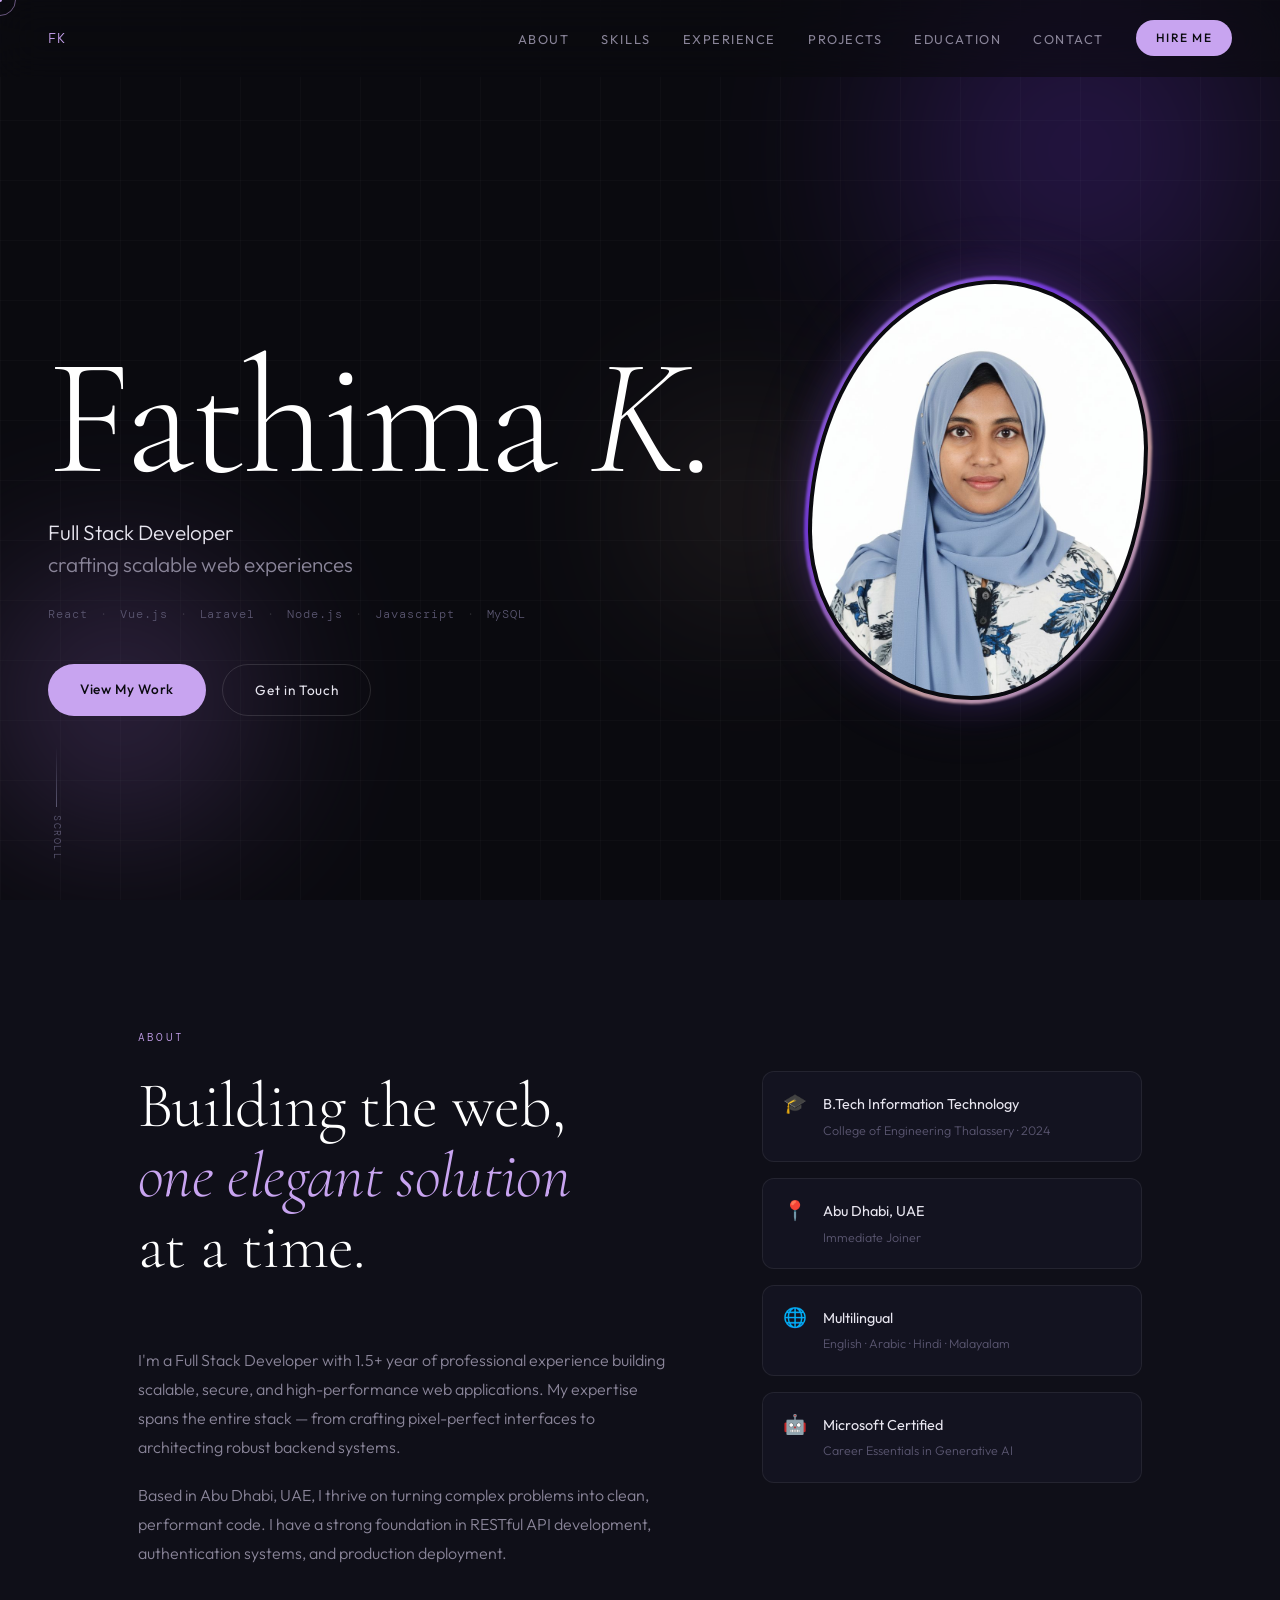
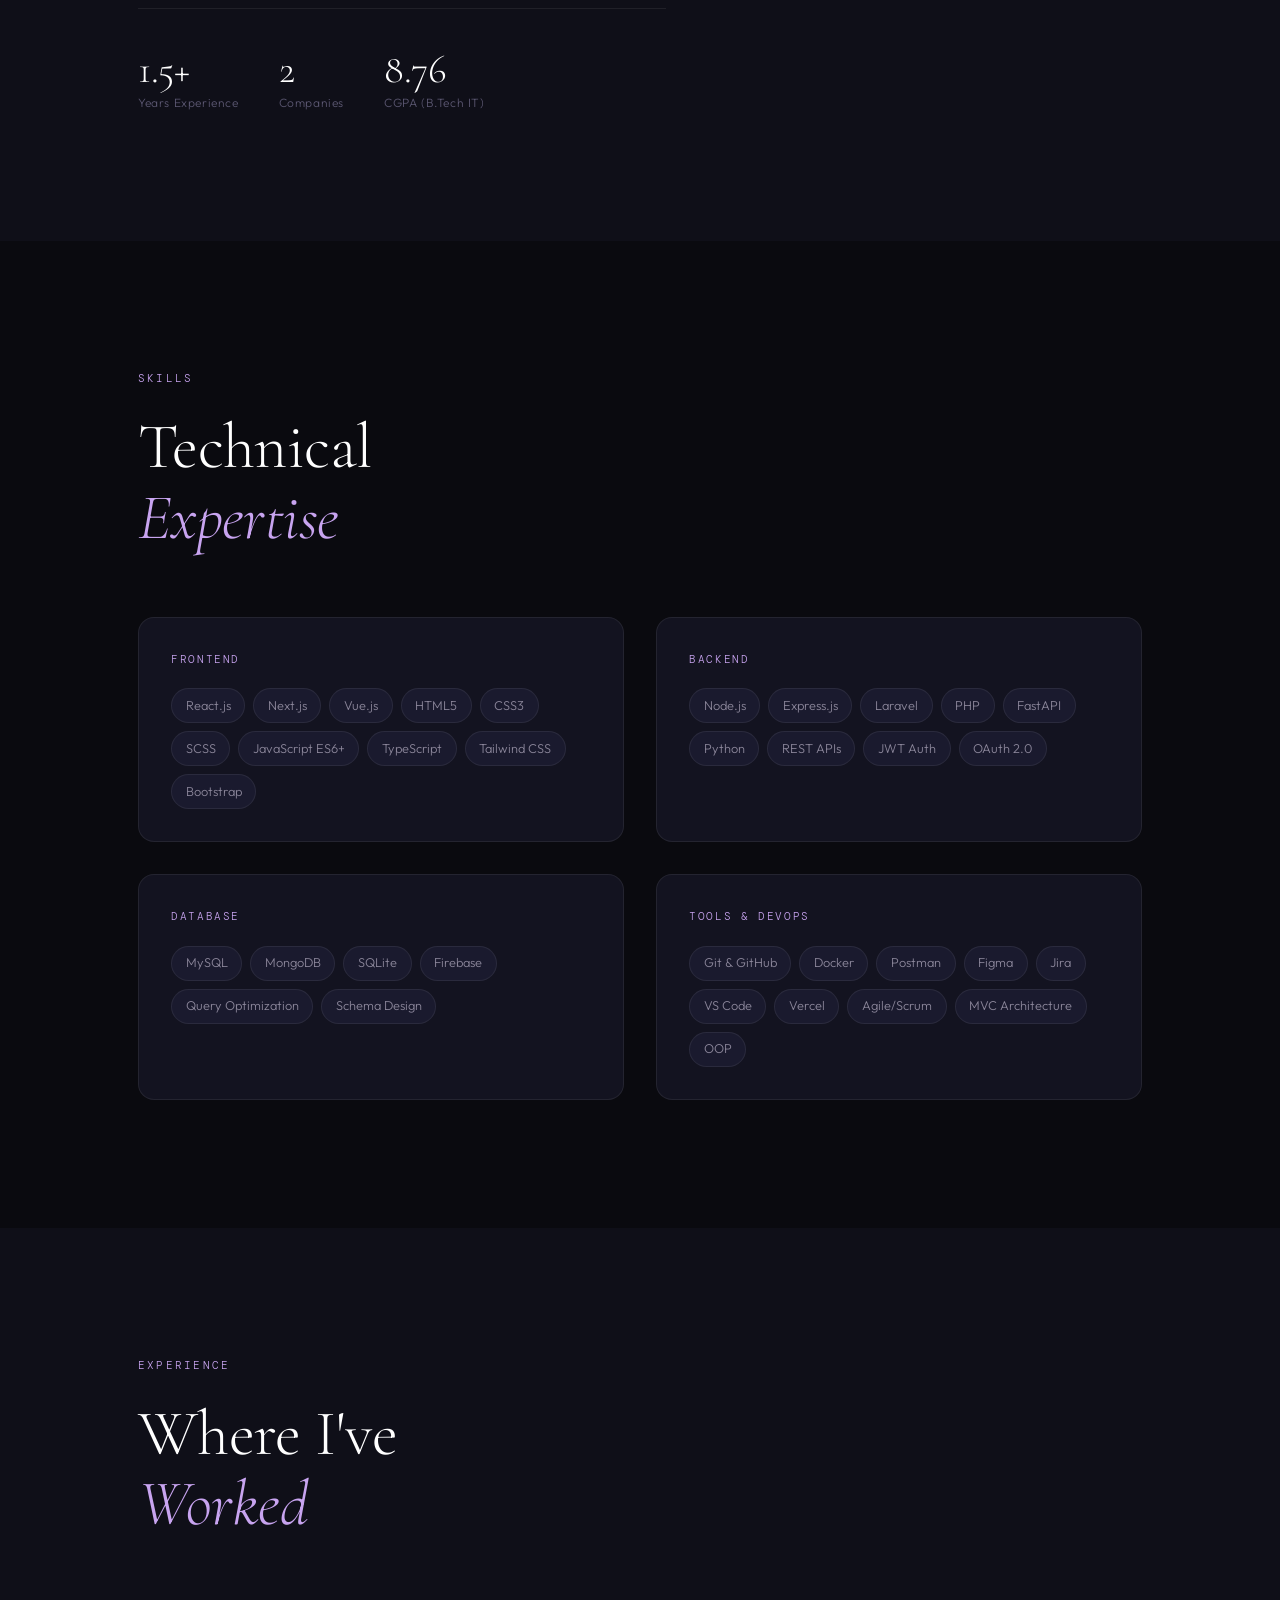
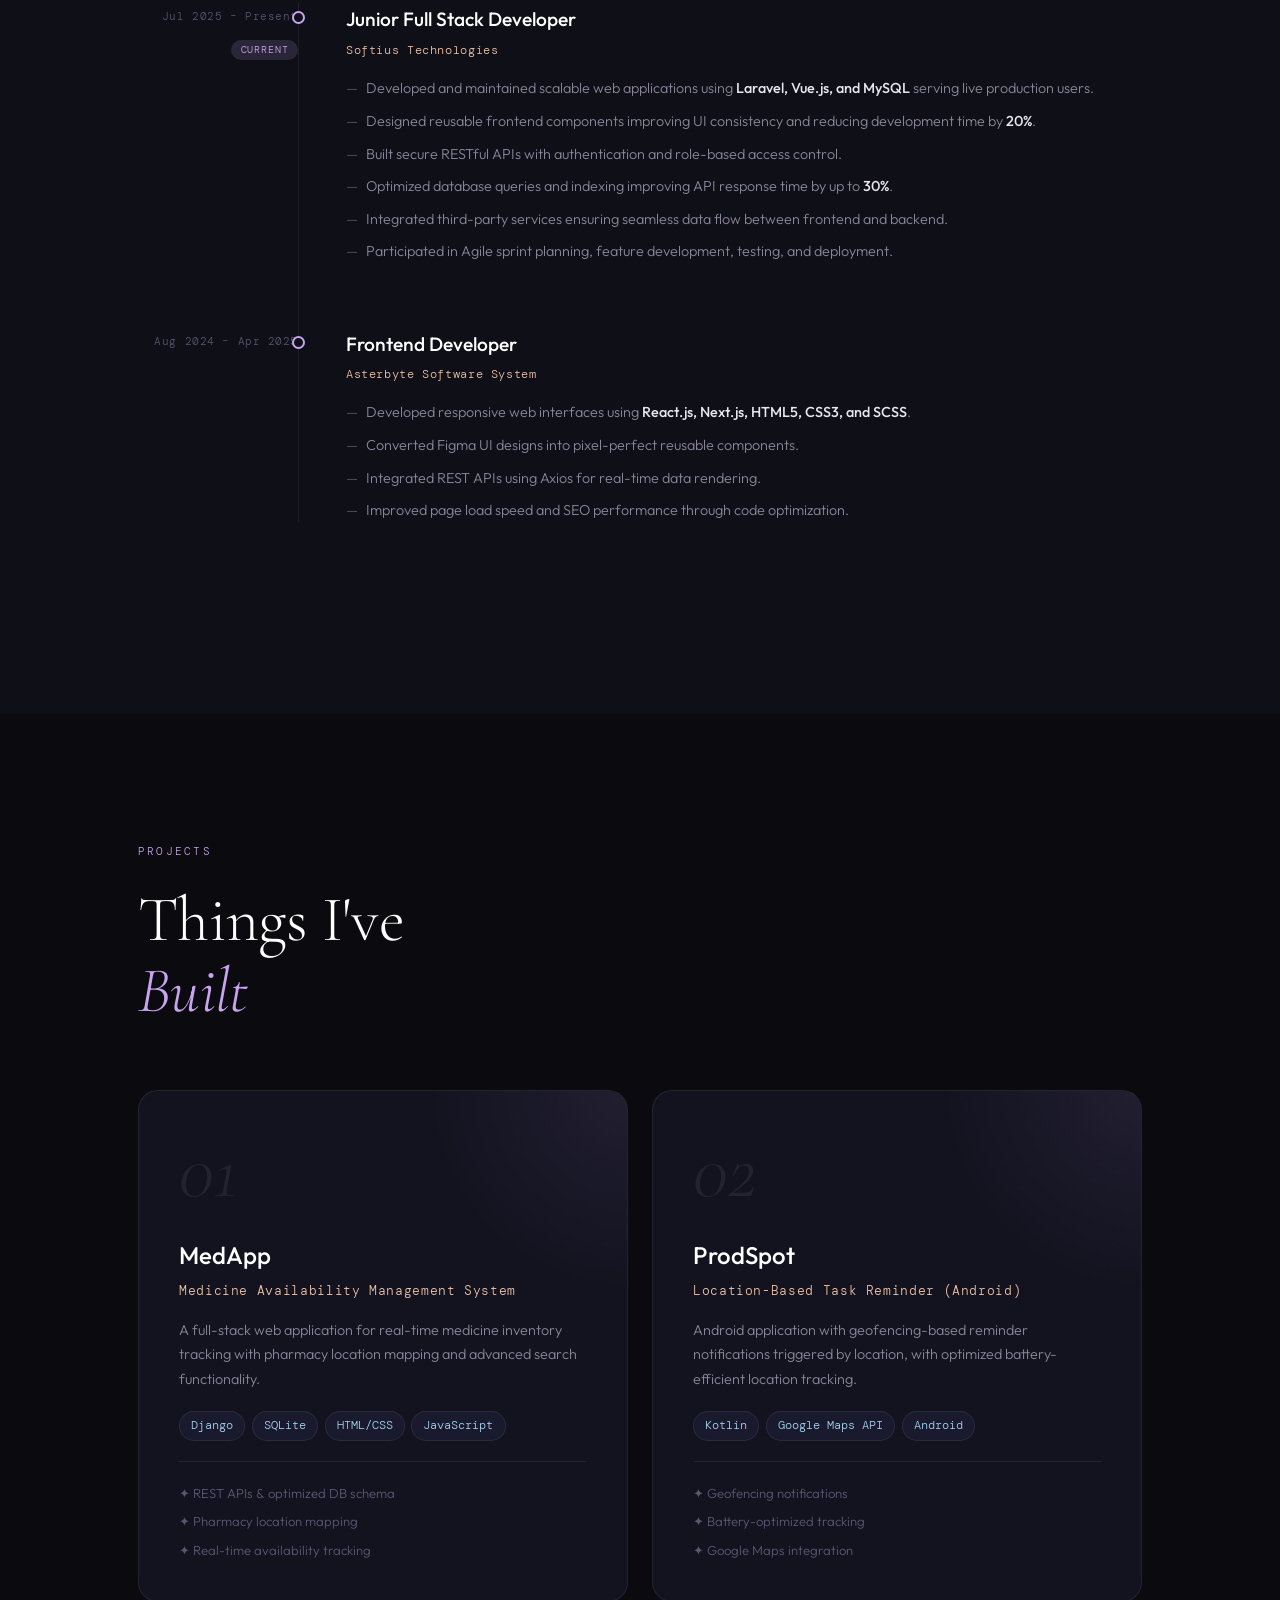
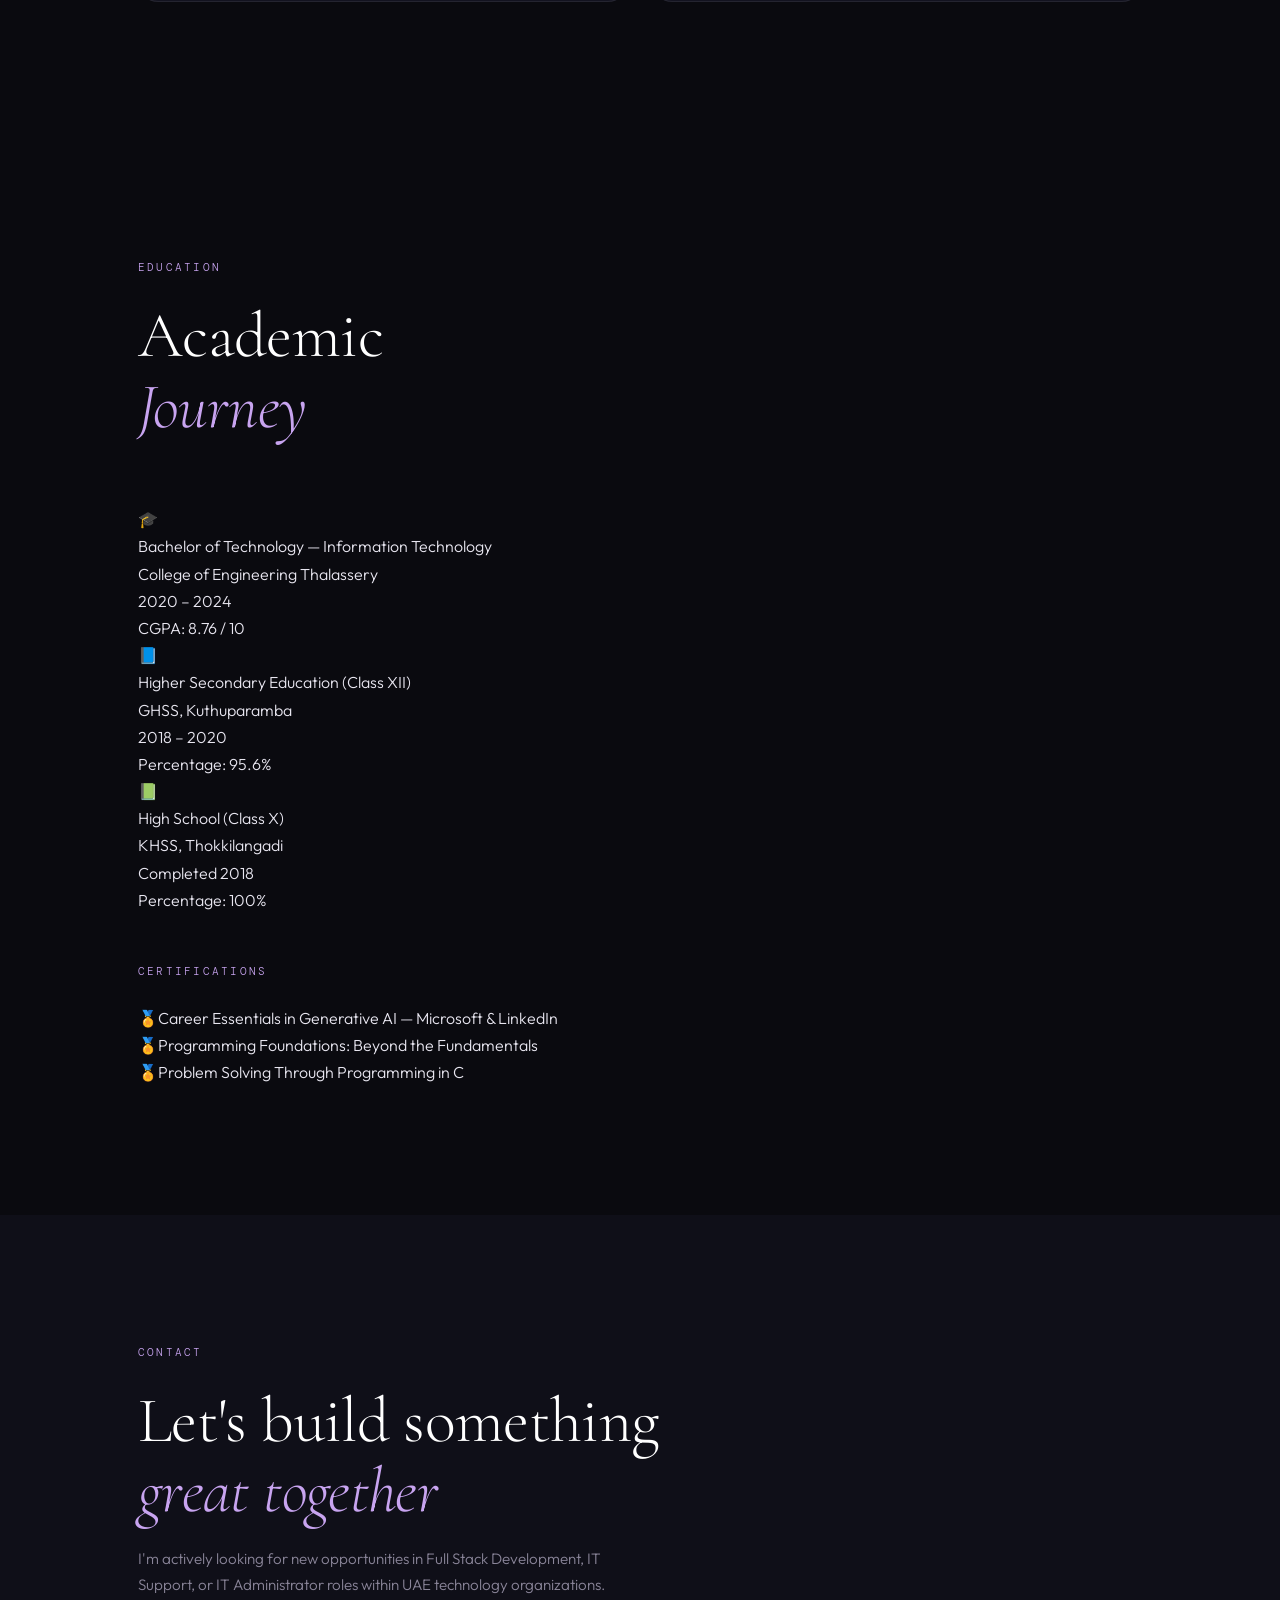
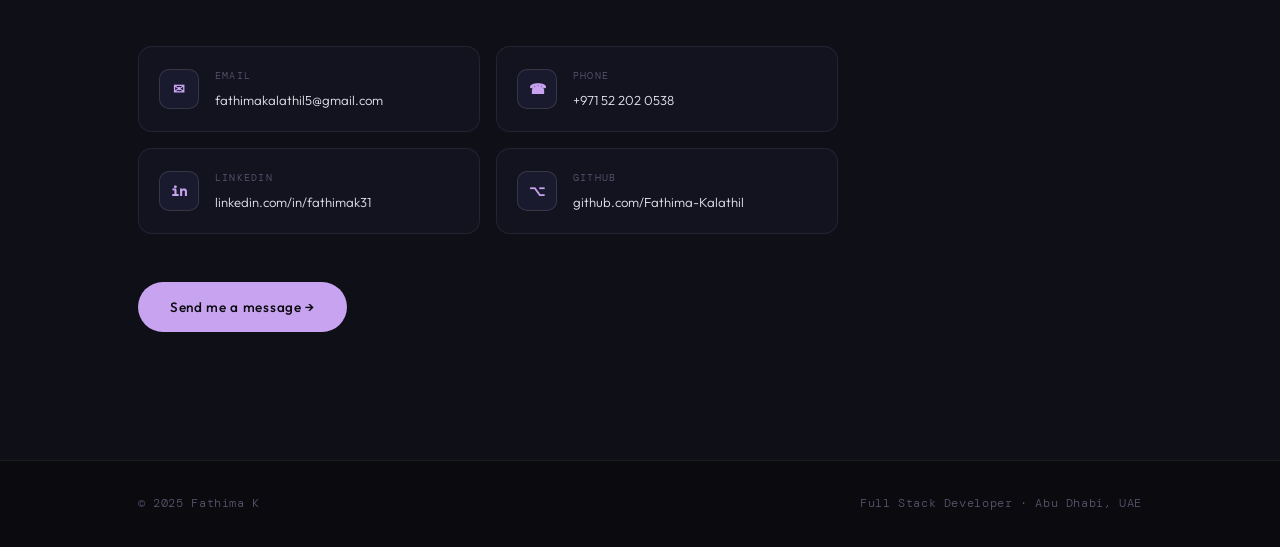
<file: index.html>
<!DOCTYPE html>
<html lang="en">
<head>
  <meta charset="UTF-8" />
  <meta name="viewport" content="width=device-width, initial-scale=1.0" />
  <title>Fathima K — Full Stack Developer</title>
  <link rel="preconnect" href="https://fonts.googleapis.com" />
  <link rel="preconnect" href="https://fonts.gstatic.com" crossorigin />
  <link href="https://fonts.googleapis.com/css2?family=Cormorant+Garamond:ital,wght@0,300;0,400;0,600;1,300;1,400&family=DM+Mono:ital,wght@0,300;0,400;1,300&family=Outfit:wght@200;300;400;500&display=swap" rel="stylesheet" />
  <style>
/* ─── Reset & Variables ────────────────────────────────────── */
*, *::before, *::after { box-sizing: border-box; margin: 0; padding: 0; }

:root {
  --bg: #0a0a0f;
  --bg2: #0f0f18;
  --surface: #131320;
  --surface2: #1a1a2e;
  --border: rgba(255,255,255,0.07);
  --border2: rgba(255,255,255,0.12);
  --text: #e8e6f0;
  --text-muted: #8a8599;
  --text-dim: #5a5670;
  --accent: #c8a4f0;
  --accent2: #f0c4a4;
  --accent3: #a4d4f0;
  --glow: rgba(200, 164, 240, 0.15);
  --font-display: 'Cormorant Garamond', serif;
  --font-body: 'Outfit', sans-serif;
  --font-mono: 'DM Mono', monospace;
}

html { scroll-behavior: smooth; }

body {
  background: var(--bg);
  color: var(--text);
  font-family: var(--font-body);
  font-weight: 300;
  line-height: 1.7;
  overflow-x: hidden;
  cursor: none;
}

/* ─── Custom Cursor ─────────────────────────────────────────── */
.cursor {
  width: 32px; height: 32px;
  border: 1px solid rgba(200,164,240,0.5);
  border-radius: 50%;
  position: fixed;
  top: 0; left: 0;
  pointer-events: none;
  z-index: 9999;
  transition: transform 0.15s ease, opacity 0.3s;
  transform: translate(-50%, -50%);
}
.cursor-dot {
  width: 4px; height: 4px;
  background: var(--accent);
  border-radius: 50%;
  position: fixed;
  top: 0; left: 0;
  pointer-events: none;
  z-index: 9999;
  transform: translate(-50%, -50%);
  transition: top 0.05s, left 0.05s;
}

/* ─── Navigation ────────────────────────────────────────────── */
.nav {
  position: fixed;
  top: 0; left: 0; right: 0;
  z-index: 100;
  display: flex;
  align-items: center;
  gap: 2rem;
  padding: 1.25rem 3rem;
  background: rgba(10,10,15,0.6);
  backdrop-filter: blur(20px);
  border-bottom: 1px solid transparent;
  transition: border-color 0.3s;
}
.nav.scrolled { border-color: var(--border); }
.nav-logo {
  font-family: var(--font-mono);
  font-size: 0.9rem;
  letter-spacing: 0.1em;
  color: var(--accent);
  margin-right: auto;
}
.nav-links {
  display: flex;
  gap: 2rem;
  list-style: none;
}
.nav-links a {
  font-size: 0.8rem;
  letter-spacing: 0.12em;
  text-transform: uppercase;
  color: var(--text-muted);
  text-decoration: none;
  transition: color 0.2s;
  font-weight: 400;
}
.nav-links a:hover { color: var(--text); }
.nav-cta {
  font-size: 0.75rem;
  letter-spacing: 0.12em;
  text-transform: uppercase;
  color: var(--bg);
  background: var(--accent);
  padding: 0.5rem 1.25rem;
  border-radius: 100px;
  text-decoration: none;
  font-weight: 500;
  transition: opacity 0.2s, transform 0.2s;
}
.nav-cta:hover { opacity: 0.85; transform: translateY(-1px); }

/* ─── Hero ──────────────────────────────────────────────────── */
.hero {
  min-height: 100vh;
  display: flex;
  align-items: center;
  position: relative;
  padding: 0 3rem;
  overflow: hidden;
}
.hero-bg {
  position: absolute;
  inset: 0;
  pointer-events: none;
}
.orb {
  position: absolute;
  border-radius: 50%;
  filter: blur(80px);
  opacity: 0.3;
}
.orb-1 {
  width: 600px; height: 600px;
  background: radial-gradient(circle, #7c3aed 0%, transparent 70%);
  top: -150px; right: -100px;
  animation: float1 8s ease-in-out infinite;
}
.orb-2 {
  width: 400px; height: 400px;
  background: radial-gradient(circle, #c084fc 0%, transparent 70%);
  bottom: 0; left: -80px;
  animation: float2 10s ease-in-out infinite;
}
.orb-3 {
  width: 300px; height: 300px;
  background: radial-gradient(circle, #f0c4a4 0%, transparent 70%);
  top: 40%; right: 30%;
  opacity: 0.15;
  animation: float3 12s ease-in-out infinite;
}
@keyframes float1 {
  0%, 100% { transform: translate(0,0) scale(1); }
  50% { transform: translate(-30px, 30px) scale(1.05); }
}
@keyframes float2 {
  0%, 100% { transform: translate(0,0); }
  50% { transform: translate(20px, -20px); }
}
@keyframes float3 {
  0%, 100% { transform: translate(0,0) rotate(0deg); }
  50% { transform: translate(-15px, 15px) rotate(10deg); }
}
.grid-lines {
  position: absolute;
  inset: 0;
  background-image:
    linear-gradient(rgba(255,255,255,0.02) 1px, transparent 1px),
    linear-gradient(90deg, rgba(255,255,255,0.02) 1px, transparent 1px);
  background-size: 60px 60px;
}
.hero-content {
  position: relative;
  z-index: 2;
  max-width: 900px;
  padding-top: 5rem;
}
.hero-tag {
  display: inline-flex;
  align-items: center;
  gap: 0.5rem;
  font-family: var(--font-mono);
  font-size: 0.75rem;
  color: var(--text-muted);
  letter-spacing: 0.08em;
  margin-bottom: 2rem;
  padding: 0.4rem 0.9rem;
  border: 1px solid var(--border2);
  border-radius: 100px;
  background: rgba(255,255,255,0.03);
}
.dot {
  width: 6px; height: 6px;
  background: #22c55e;
  border-radius: 50%;
  animation: pulse 2s ease-in-out infinite;
}
@keyframes pulse {
  0%, 100% { opacity: 1; transform: scale(1); }
  50% { opacity: 0.5; transform: scale(0.8); }
}
.hero-name {
  font-family: var(--font-display);
  font-size: clamp(5rem, 13vw, 11rem);
  font-weight: 300;
  line-height: 0.9;
  letter-spacing: -0.02em;
  margin-bottom: 1.5rem;
  color: #fff;
}
.hero-name .name-line { display: block; }
.hero-name .italic {
  font-style: italic;
  color: var(--accent);
}
.hero-title {
  font-size: clamp(1rem, 2vw, 1.3rem);
  font-weight: 300;
  color: var(--text);
  margin-bottom: 1.5rem;
  line-height: 1.5;
}
.hero-title .light { color: var(--text-muted); }
.hero-stack {
  display: flex;
  align-items: center;
  gap: 0.75rem;
  font-family: var(--font-mono);
  font-size: 0.75rem;
  color: var(--text-dim);
  letter-spacing: 0.08em;
  margin-bottom: 2.5rem;
  flex-wrap: wrap;
}
.hero-stack .sep { color: var(--border2); }
.hero-actions {
  display: flex;
  gap: 1rem;
  flex-wrap: wrap;
}
.btn-primary {
  display: inline-block;
  padding: 0.85rem 2rem;
  background: var(--accent);
  color: #0a0a0f;
  font-size: 0.85rem;
  font-weight: 500;
  letter-spacing: 0.05em;
  text-decoration: none;
  border-radius: 100px;
  transition: transform 0.2s, box-shadow 0.2s;
}
.btn-primary:hover {
  transform: translateY(-2px);
  box-shadow: 0 8px 30px rgba(200,164,240,0.3);
}
.btn-ghost {
  display: inline-block;
  padding: 0.85rem 2rem;
  border: 1px solid var(--border2);
  color: var(--text);
  font-size: 0.85rem;
  font-weight: 400;
  letter-spacing: 0.05em;
  text-decoration: none;
  border-radius: 100px;
  transition: border-color 0.2s, background 0.2s;
}
.btn-ghost:hover { border-color: var(--accent); background: var(--glow); }

.hero-scroll {
  position: absolute;
  bottom: 2.5rem; left: 3rem;
  display: flex;
  flex-direction: column;
  align-items: center;
  gap: 0.5rem;
  z-index: 2;
}
.scroll-line {
  width: 1px;
  height: 60px;
  background: linear-gradient(to bottom, transparent, var(--text-dim));
  animation: scrollLine 2s ease-in-out infinite;
}
@keyframes scrollLine {
  0% { opacity: 0; transform: scaleY(0); transform-origin: top; }
  50% { opacity: 1; transform: scaleY(1); }
  100% { opacity: 0; transform: scaleY(0); transform-origin: bottom; }
}
.hero-scroll span {
  font-family: var(--font-mono);
  font-size: 0.65rem;
  letter-spacing: 0.15em;
  text-transform: uppercase;
  color: var(--text-dim);
  writing-mode: vertical-rl;
}

/* ─── Section Base ──────────────────────────────────────────── */
.section { padding: 8rem 0; }
.container { max-width: 1100px; margin: 0 auto; padding: 0 3rem; }
.section-label {
  font-family: var(--font-mono);
  font-size: 0.7rem;
  letter-spacing: 0.2em;
  text-transform: uppercase;
  color: var(--accent);
  margin-bottom: 1.5rem;
}
.section-heading {
  font-family: var(--font-display);
  font-size: clamp(2.5rem, 5vw, 4.5rem);
  font-weight: 300;
  line-height: 1.1;
  letter-spacing: -0.01em;
  margin-bottom: 4rem;
  color: #fff;
}
.section-heading em {
  font-style: italic;
  color: var(--accent);
}

/* ─── About ─────────────────────────────────────────────────── */
.about { background: var(--bg2); }
.about-grid {
  display: grid;
  grid-template-columns: 1fr 380px;
  gap: 6rem;
  align-items: start;
}
.about-text p {
  color: var(--text-muted);
  margin-bottom: 1.25rem;
  font-size: 1rem;
  line-height: 1.8;
}
.about-stats {
  display: flex;
  gap: 2.5rem;
  margin-top: 2.5rem;
  padding-top: 2.5rem;
  border-top: 1px solid var(--border);
}
.stat-num {
  display: block;
  font-family: var(--font-display);
  font-size: 2.5rem;
  font-weight: 300;
  color: #fff;
  line-height: 1;
}
.stat-label {
  font-size: 0.75rem;
  color: var(--text-dim);
  letter-spacing: 0.05em;
  margin-top: 0.25rem;
  display: block;
}
.about-card {
  display: flex;
  align-items: flex-start;
  gap: 1rem;
  padding: 1.25rem;
  background: var(--surface);
  border: 1px solid var(--border);
  border-radius: 12px;
  margin-bottom: 1rem;
  transition: border-color 0.2s, transform 0.2s;
}
.about-card:hover { border-color: var(--border2); transform: translateX(4px); }
.card-icon { font-size: 1.2rem; line-height: 1; margin-top: 2px; }
.card-title { font-size: 0.9rem; font-weight: 400; color: var(--text); }
.card-sub { font-size: 0.78rem; color: var(--text-dim); margin-top: 0.2rem; }

/* ─── Skills ────────────────────────────────────────────────── */
.skills { background: var(--bg); }
.skills-grid {
  display: grid;
  grid-template-columns: 1fr 1fr;
  gap: 2rem;
}
.skill-group {
  padding: 2rem;
  background: var(--surface);
  border: 1px solid var(--border);
  border-radius: 16px;
  transition: border-color 0.3s;
}
.skill-group:hover { border-color: rgba(200,164,240,0.2); }
.skill-group-label {
  font-family: var(--font-mono);
  font-size: 0.68rem;
  letter-spacing: 0.15em;
  text-transform: uppercase;
  color: var(--accent);
  margin-bottom: 1.25rem;
}
.skill-tags {
  display: flex;
  flex-wrap: wrap;
  gap: 0.5rem;
}
.skill-tags span {
  font-size: 0.8rem;
  padding: 0.35rem 0.85rem;
  background: var(--surface2);
  border: 1px solid var(--border);
  border-radius: 100px;
  color: var(--text-muted);
  transition: color 0.2s, border-color 0.2s;
}
.skill-tags span:hover { color: var(--accent); border-color: rgba(200,164,240,0.3); }

/* ─── Experience ────────────────────────────────────────────── */
.experience { background: var(--bg2); }
.timeline { position: relative; }
.timeline::before {
  content: '';
  position: absolute;
  left: 160px;
  top: 0; bottom: 0;
  width: 1px;
  background: var(--border);
}
.timeline-item {
  display: grid;
  grid-template-columns: 160px 1fr;
  gap: 3rem;
  margin-bottom: 4rem;
  position: relative;
}
.timeline-item::before {
  content: '';
  position: absolute;
  left: 154px;
  top: 8px;
  width: 13px; height: 13px;
  background: var(--bg2);
  border: 2px solid var(--accent);
  border-radius: 50%;
  z-index: 1;
}
.timeline-meta {
  padding-top: 4px;
  text-align: right;
}
.timeline-date {
  font-family: var(--font-mono);
  font-size: 0.7rem;
  color: var(--text-dim);
  display: block;
  margin-bottom: 0.5rem;
  letter-spacing: 0.05em;
}
.timeline-badge {
  font-size: 0.65rem;
  padding: 0.2rem 0.6rem;
  background: rgba(200,164,240,0.15);
  color: var(--accent);
  border-radius: 100px;
  letter-spacing: 0.08em;
  text-transform: uppercase;
  font-family: var(--font-mono);
}
.timeline-content h3 {
  font-size: 1.2rem;
  font-weight: 500;
  color: #fff;
  margin-bottom: 0.25rem;
}
.timeline-company {
  font-family: var(--font-mono);
  font-size: 0.78rem;
  color: var(--accent2);
  margin-bottom: 1rem;
  letter-spacing: 0.05em;
}
.timeline-list {
  list-style: none;
  display: flex;
  flex-direction: column;
  gap: 0.6rem;
}
.timeline-list li {
  font-size: 0.9rem;
  color: var(--text-muted);
  padding-left: 1.25rem;
  position: relative;
  line-height: 1.6;
}
.timeline-list li::before {
  content: '—';
  position: absolute;
  left: 0;
  color: var(--text-dim);
}
.timeline-list strong { color: var(--text); font-weight: 500; }

/* ─── Projects ──────────────────────────────────────────────── */
.projects { background: var(--bg); }
.projects-grid {
  display: grid;
  grid-template-columns: 1fr 1fr;
  gap: 1.5rem;
}
.project-card {
  background: var(--surface);
  border: 1px solid var(--border);
  border-radius: 20px;
  padding: 2.5rem;
  position: relative;
  overflow: hidden;
  transition: border-color 0.3s, transform 0.3s;
}
.project-card::before {
  content: '';
  position: absolute;
  top: 0; right: 0;
  width: 200px; height: 200px;
  background: radial-gradient(circle at top right, rgba(200,164,240,0.08), transparent 70%);
  pointer-events: none;
}
.project-card:hover { border-color: rgba(200,164,240,0.3); transform: translateY(-4px); }
.project-num {
  font-family: var(--font-display);
  font-size: 5rem;
  font-weight: 300;
  color: var(--border);
  line-height: 1;
  margin-bottom: 1.5rem;
  font-style: italic;
}
.project-body h3 {
  font-size: 1.5rem;
  font-weight: 500;
  color: #fff;
  margin-bottom: 0.25rem;
}
.project-sub {
  font-size: 0.8rem;
  color: var(--accent2);
  margin-bottom: 1rem;
  font-family: var(--font-mono);
  letter-spacing: 0.05em;
}
.project-desc {
  font-size: 0.9rem;
  color: var(--text-muted);
  line-height: 1.7;
  margin-bottom: 1.25rem;
}
.project-tags {
  display: flex;
  flex-wrap: wrap;
  gap: 0.4rem;
  margin-bottom: 1.25rem;
}
.project-tags span {
  font-size: 0.72rem;
  padding: 0.25rem 0.7rem;
  background: var(--surface2);
  border: 1px solid var(--border);
  border-radius: 100px;
  color: var(--accent3);
  font-family: var(--font-mono);
}
.project-highlights {
  display: flex;
  flex-direction: column;
  gap: 0.4rem;
  padding-top: 1.25rem;
  border-top: 1px solid var(--border);
  font-size: 0.82rem;
  color: var(--text-dim);
}

/* ─── Contact ───────────────────────────────────────────────── */
.contact {
  background: var(--bg2);
}
.contact-inner {
  max-width: 700px;
}
.contact-heading { margin-bottom: 1.25rem; }
.contact-sub {
  font-size: 0.95rem;
  color: var(--text-muted);
  margin-bottom: 3rem;
  max-width: 480px;
  line-height: 1.7;
}
.contact-links {
  display: grid;
  grid-template-columns: 1fr 1fr;
  gap: 1rem;
  margin-bottom: 2.5rem;
}
.contact-link {
  display: flex;
  align-items: center;
  gap: 1rem;
  padding: 1.25rem;
  background: var(--surface);
  border: 1px solid var(--border);
  border-radius: 14px;
  text-decoration: none;
  transition: border-color 0.2s, transform 0.2s;
}
.contact-link:hover { border-color: var(--border2); transform: translateY(-2px); }
.contact-icon {
  width: 40px; height: 40px;
  background: var(--surface2);
  border: 1px solid var(--border2);
  border-radius: 10px;
  display: flex;
  align-items: center;
  justify-content: center;
  font-size: 0.9rem;
  color: var(--accent);
  flex-shrink: 0;
  font-family: var(--font-mono);
  font-weight: 700;
}
.contact-link-label {
  font-family: var(--font-mono);
  font-size: 0.65rem;
  letter-spacing: 0.12em;
  text-transform: uppercase;
  color: var(--text-dim);
  margin-bottom: 0.25rem;
}
.contact-link-val {
  font-size: 0.82rem;
  color: var(--text);
  word-break: break-all;
}
.contact-cta { margin-top: 0.5rem; }

/* ─── Footer ────────────────────────────────────────────────── */
.footer {
  background: var(--bg);
  padding: 2rem 0;
  border-top: 1px solid var(--border);
}
.footer-inner {
  display: flex;
  justify-content: space-between;
  align-items: center;
  font-size: 0.78rem;
  color: var(--text-dim);
  font-family: var(--font-mono);
  letter-spacing: 0.05em;
}

/* ─── Reveal Animation ──────────────────────────────────────── */
.reveal {
  opacity: 0;
  transform: translateY(24px);
  transition: opacity 0.7s ease, transform 0.7s ease;
}
.reveal.visible {
  opacity: 1;
  transform: translateY(0);
}
.reveal:nth-child(2) { transition-delay: 0.1s; }
.reveal:nth-child(3) { transition-delay: 0.2s; }
.reveal:nth-child(4) { transition-delay: 0.3s; }
.reveal:nth-child(5) { transition-delay: 0.4s; }
.reveal:nth-child(6) { transition-delay: 0.5s; }

/* ─── Responsive ────────────────────────────────────────────── */
@media (max-width: 900px) {
  .nav { padding: 1rem 1.5rem; }
  .nav-links { display: none; }
  .hero { padding: 0 1.5rem; }
  .hero-scroll { display: none; }
  .container { padding: 0 1.5rem; }
  .about-grid { grid-template-columns: 1fr; gap: 3rem; }
  .skills-grid { grid-template-columns: 1fr; }
  .projects-grid { grid-template-columns: 1fr; }
  .contact-links { grid-template-columns: 1fr; }
  .timeline::before { left: 0; }
  .timeline-item { grid-template-columns: 1fr; gap: 0.75rem; }
  .timeline-item::before { left: -6px; top: 4px; }
  .timeline-meta { text-align: left; padding-left: 1.5rem; }
  .timeline-content { padding-left: 1.5rem; }
  .footer-inner { flex-direction: column; gap: 0.5rem; text-align: center; }
  .section { padding: 5rem 0; }
}

@media (max-width: 500px) {
  .hero-name { font-size: clamp(3.5rem, 18vw, 6rem); }
  .about-stats { flex-direction: column; gap: 1.5rem; }
}


/* ─── Hero Layout with Photo ────────────────────────────────── */
.hero-layout {
  position: relative;
  z-index: 2;
  display: flex;
  align-items: center;
  justify-content: space-between;
  width: 100%;
  max-width: 1100px;
  padding-top: 5rem;
  gap: 3rem;
}
.hero-content {
  flex: 1;
}
.hero-photo-wrap {
  position: relative;
  flex-shrink: 0;
  width: 340px;
  height: 420px;
}
.hero-photo-ring {
  position: absolute;
  inset: -4px;
  border-radius: 55% 45% 52% 48% / 60% 40% 60% 40%;
  background: linear-gradient(135deg, #c8a4f0, #7c3aed, #f0c4a4, #c8a4f0);
  animation: morphRing 6s ease-in-out infinite;
  z-index: 0;
  filter: blur(1px);
  opacity: 0.85;
}
@keyframes morphRing {
  0%, 100% { border-radius: 55% 45% 52% 48% / 60% 40% 60% 40%; }
  33%       { border-radius: 45% 55% 60% 40% / 45% 55% 45% 55%; }
  66%       { border-radius: 60% 40% 45% 55% / 55% 45% 60% 40%; }
}
.hero-photo {
  width: 100%;
  height: 100%;
  object-fit: cover;
  object-position: top center;
  border-radius: 55% 45% 52% 48% / 60% 40% 60% 40%;
  animation: morphPhoto 6s ease-in-out infinite;
  position: relative;
  z-index: 1;
  border: 4px solid var(--bg);
  background: var(--bg);
  box-shadow:
    0 0 40px rgba(124, 58, 237, 0.25),
    0 0 80px rgba(200, 164, 240, 0.1),
    inset 0 0 30px rgba(10,10,15,0.3);
}
@keyframes morphPhoto {
  0%, 100% { border-radius: 55% 45% 52% 48% / 60% 40% 60% 40%; }
  33%       { border-radius: 45% 55% 60% 40% / 45% 55% 45% 55%; }
  66%       { border-radius: 60% 40% 45% 55% / 55% 45% 60% 40%; }
}
.hero-photo-wrap::after {
  content: '';
  position: absolute;
  inset: -20px;
  border-radius: 55% 45% 52% 48% / 60% 40% 60% 40%;
  background: radial-gradient(ellipse, rgba(124,58,237,0.2) 0%, transparent 70%);
  z-index: 0;
  animation: morphRing 6s ease-in-out infinite;
  filter: blur(20px);
}

@media (max-width: 900px) {
  .hero-layout { flex-direction: column-reverse; align-items: flex-start; }
  .hero-photo-wrap { width: 200px; height: 240px; align-self: center; }
}

</style>
</head>
<body>

  <div class="cursor" id="cursor"></div>
  <div class="cursor-dot" id="cursorDot"></div>

  <nav class="nav" id="nav">
    <div class="nav-logo">FK</div>
    <ul class="nav-links">
      <li><a href="#about">About</a></li>
      <li><a href="#skills">Skills</a></li>
      <li><a href="#experience">Experience</a></li>
      <li><a href="#projects">Projects</a></li>
      <li><a href="#education">Education</a></li>
      <li><a href="#contact">Contact</a></li>
    </ul>
    <a href="mailto:fathimakalathil5@gmail.com" class="nav-cta">Hire Me</a>
  </nav>

  <!-- Hero -->
  <section class="hero" id="hero">
    <div class="hero-bg">
      <div class="orb orb-1"></div>
      <div class="orb orb-2"></div>
      <div class="orb orb-3"></div>
      <div class="grid-lines"></div>
    </div>

    <div class="hero-layout">
      <div class="hero-content">
       
        <h1 class="hero-name reveal">Fathima <em>K.</em></h1>

        <p class="hero-title reveal">
          Full Stack Developer<br/>
          <span class="light">crafting scalable web experiences</span>
        </p>

        <div class="hero-stack reveal">
          <span>React</span><span class="sep">·</span>
          <span>Vue.js</span><span class="sep">·</span>
          <span>Laravel</span><span class="sep">·</span>
          <span>Node.js</span><span class="sep">·</span>
          <span>Javascript</span><span class="sep">·</span>
          <span>MySQL</span>
        </div>

        <div class="hero-actions reveal">
          <a href="#projects" class="btn-primary">View My Work</a>
          <a href="#contact" class="btn-ghost">Get in Touch</a>
        </div>
      </div>

      <div class="hero-photo-wrap reveal">
        <div class="hero-photo-ring"></div>
        <img src="[data-uri]" alt="Fathima K — Full Stack Developer" class="hero-photo" />
      </div>
    </div>

    <div class="hero-scroll">
      <div class="scroll-line"></div>
      <span>scroll</span>
    </div>
  </section>

  <!-- About -->
  <section class="about section" id="about">
    <div class="container">
      <div class="section-label">About</div>
      <div class="about-grid">
        <div class="about-text">
          <h2 class="section-heading">Building the web,<br/><em>one elegant solution</em><br/>at a time.</h2>
          <p>I'm a Full Stack Developer with 1.5+ year of professional experience building scalable, secure, and high-performance web applications. My expertise spans the entire stack — from crafting pixel-perfect interfaces to architecting robust backend systems.</p>
          <p>Based in Abu Dhabi, UAE, I thrive on turning complex problems into clean, performant code. I have a strong foundation in RESTful API development, authentication systems, and production deployment.</p>
          <div class="about-stats">
            <div class="stat">
              <span class="stat-num">1.5+</span>
              <span class="stat-label">Years Experience</span>
            </div>
            <div class="stat">
              <span class="stat-num">2</span>
              <span class="stat-label">Companies</span>
            </div>
            <div class="stat">
              <span class="stat-num">8.76</span>
              <span class="stat-label">CGPA (B.Tech IT)</span>
            </div>
          </div>
        </div>
        <div class="about-aside">
          <div class="about-card">
            <div class="card-icon">🎓</div>
            <div>
              <div class="card-title">B.Tech Information Technology</div>
              <div class="card-sub">College of Engineering Thalassery · 2024</div>
            </div>
          </div>
          <div class="about-card">
            <div class="card-icon">📍</div>
            <div>
              <div class="card-title">Abu Dhabi, UAE</div>
              <div class="card-sub">Immediate Joiner</div>
            </div>
          </div>
          <div class="about-card">
            <div class="card-icon">🌐</div>
            <div>
              <div class="card-title">Multilingual</div>
              <div class="card-sub">English · Arabic · Hindi · Malayalam</div>
            </div>
          </div>
          <div class="about-card">
            <div class="card-icon">🤖</div>
            <div>
              <div class="card-title">Microsoft Certified</div>
              <div class="card-sub">Career Essentials in Generative AI</div>
            </div>
          </div>
        </div>
      </div>
    </div>
  </section>

  <!-- Skills -->
  <section class="skills section" id="skills">
    <div class="container">
      <div class="section-label">Skills</div>
      <h2 class="section-heading">Technical<br/><em>Expertise</em></h2>

      <div class="skills-grid">
        <div class="skill-group">
          <div class="skill-group-label">Frontend</div>
          <div class="skill-tags">
            <span>React.js</span><span>Next.js</span><span>Vue.js</span>
            <span>HTML5</span><span>CSS3</span><span>SCSS</span>
            <span>JavaScript ES6+</span><span>TypeScript</span>
            <span>Tailwind CSS</span><span>Bootstrap</span>
          </div>
        </div>
        <div class="skill-group">
          <div class="skill-group-label">Backend</div>
          <div class="skill-tags">
            <span>Node.js</span><span>Express.js</span>
            <span>Laravel</span><span>PHP</span>
            <span>FastAPI</span><span>Python</span>
            <span>REST APIs</span><span>JWT Auth</span><span>OAuth 2.0</span>
          </div>
        </div>
        <div class="skill-group">
          <div class="skill-group-label">Database</div>
          <div class="skill-tags">
            <span>MySQL</span><span>MongoDB</span><span>SQLite</span>
            <span>Firebase</span><span>Query Optimization</span><span>Schema Design</span>
          </div>
        </div>
        <div class="skill-group">
          <div class="skill-group-label">Tools & DevOps</div>
          <div class="skill-tags">
            <span>Git & GitHub</span><span>Docker</span><span>Postman</span>
            <span>Figma</span><span>Jira</span><span>VS Code</span>
            <span>Vercel</span><span>Agile/Scrum</span>
            <span>MVC Architecture</span><span>OOP</span>
          </div>
        </div>
      </div>
    </div>
  </section>

  <!-- Experience -->
  <section class="experience section" id="experience">
    <div class="container">
      <div class="section-label">Experience</div>
      <h2 class="section-heading">Where I've<br/><em>Worked</em></h2>

      <div class="timeline">
        <div class="timeline-item">
          <div class="timeline-meta">
            <span class="timeline-date">Jul 2025 – Present</span>
            <span class="timeline-badge current">Current</span>
          </div>
          <div class="timeline-content">
            <h3>Junior Full Stack Developer</h3>
            <div class="timeline-company">Softius Technologies</div>
            <ul class="timeline-list">
              <li>Developed and maintained scalable web applications using <strong>Laravel, Vue.js, and MySQL</strong> serving live production users.</li>
              <li>Designed reusable frontend components improving UI consistency and reducing development time by <strong>20%</strong>.</li>
              <li>Built secure RESTful APIs with authentication and role-based access control.</li>
              <li>Optimized database queries and indexing improving API response time by up to <strong>30%</strong>.</li>
              <li>Integrated third-party services ensuring seamless data flow between frontend and backend.</li>
              <li>Participated in Agile sprint planning, feature development, testing, and deployment.</li>
            </ul>
          </div>
        </div>

        <div class="timeline-item">
          <div class="timeline-meta">
            <span class="timeline-date">Aug 2024 – Apr 2025</span>
          </div>
          <div class="timeline-content">
            <h3>Frontend Developer</h3>
            <div class="timeline-company">Asterbyte Software System</div>
            <ul class="timeline-list">
              <li>Developed responsive web interfaces using <strong>React.js, Next.js, HTML5, CSS3, and SCSS</strong>.</li>
              <li>Converted Figma UI designs into pixel-perfect reusable components.</li>
              <li>Integrated REST APIs using Axios for real-time data rendering.</li>
              <li>Improved page load speed and SEO performance through code optimization.</li>
            </ul>
          </div>
        </div>
      </div>
    </div>
  </section>

  <!-- Projects -->
  <section class="projects section" id="projects">
    <div class="container">
      <div class="section-label">Projects</div>
      <h2 class="section-heading">Things I've<br/><em>Built</em></h2>

      <div class="projects-grid">
        <div class="project-card">
          <div class="project-num">01</div>
          <div class="project-body">
            <h3>MedApp</h3>
            <p class="project-sub">Medicine Availability Management System</p>
            <p class="project-desc">A full-stack web application for real-time medicine inventory tracking with pharmacy location mapping and advanced search functionality.</p>
            <div class="project-tags">
              <span>Django</span><span>SQLite</span><span>HTML/CSS</span><span>JavaScript</span>
            </div>
            <div class="project-highlights">
              <div>✦ REST APIs &amp; optimized DB schema</div>
              <div>✦ Pharmacy location mapping</div>
              <div>✦ Real-time availability tracking</div>
            </div>
          </div>
        </div>

        <div class="project-card">
          <div class="project-num">02</div>
          <div class="project-body">
            <h3>ProdSpot</h3>
            <p class="project-sub">Location-Based Task Reminder (Android)</p>
            <p class="project-desc">Android application with geofencing-based reminder notifications triggered by location, with optimized battery-efficient location tracking.</p>
            <div class="project-tags">
              <span>Kotlin</span><span>Google Maps API</span><span>Android</span>
            </div>
            <div class="project-highlights">
              <div>✦ Geofencing notifications</div>
              <div>✦ Battery-optimized tracking</div>
              <div>✦ Google Maps integration</div>
            </div>
          </div>
        </div>
      </div>
    </div>
  </section>

  <!-- Education -->
  <section class="education section" id="education">
    <div class="container">
      <div class="section-label">Education</div>
      <h2 class="section-heading">Academic<br/><em>Journey</em></h2>

      <div class="edu-grid">
        <div class="edu-card">
          <div class="edu-icon">🎓</div>
          <div class="edu-body">
            <div class="edu-degree">Bachelor of Technology — Information Technology</div>
            <div class="edu-school">College of Engineering Thalassery</div>
            <div class="edu-year">2020 – 2024</div>
            <div class="edu-grade">CGPA: 8.76 / 10</div>
          </div>
        </div>
        <div class="edu-card">
          <div class="edu-icon">📘</div>
          <div class="edu-body">
            <div class="edu-degree">Higher Secondary Education (Class XII)</div>
            <div class="edu-school">GHSS, Kuthuparamba</div>
            <div class="edu-year">2018 – 2020</div>
            <div class="edu-grade">Percentage: 95.6%</div>
          </div>
        </div>
        <div class="edu-card">
          <div class="edu-icon">📗</div>
          <div class="edu-body">
            <div class="edu-degree">High School (Class X)</div>
            <div class="edu-school">KHSS, Thokkilangadi</div>
            <div class="edu-year">Completed 2018</div>
            <div class="edu-grade">Percentage: 100%</div>
          </div>
        </div>
      </div>

      <div class="cert-section">
        <div class="section-label" style="margin-top:3rem;">Certifications</div>
        <div class="cert-grid">
          <div class="cert-card"><span class="cert-icon">🏅</span><span>Career Essentials in Generative AI — Microsoft &amp; LinkedIn</span></div>
          <div class="cert-card"><span class="cert-icon">🏅</span><span>Programming Foundations: Beyond the Fundamentals</span></div>
          <div class="cert-card"><span class="cert-icon">🏅</span><span>Problem Solving Through Programming in C</span></div>
        </div>
      </div>
    </div>
  </section>

  <!-- Contact -->
  <section class="contact section" id="contact">
    <div class="container">
      <div class="section-label">Contact</div>
      <div class="contact-inner">
        <h2 class="section-heading contact-heading">
          Let's build something<br/><em>great together</em>
        </h2>
        <p class="contact-sub">I'm actively looking for new opportunities in Full Stack Development, IT Support, or IT Administrator roles within UAE technology organizations.</p>

        <div class="contact-links">
          <a href="mailto:fathimakalathil5@gmail.com" class="contact-link">
            <span class="contact-icon">✉</span>
            <div><div class="contact-link-label">Email</div><div class="contact-link-val">fathimakalathil5@gmail.com</div></div>
          </a>
          <a href="tel:+971522020538" class="contact-link">
            <span class="contact-icon">☎</span>
            <div><div class="contact-link-label">Phone</div><div class="contact-link-val">+971 52 202 0538</div></div>
          </a>
          <a href="https://linkedin.com/in/fathimak31" target="_blank" class="contact-link">
            <span class="contact-icon">in</span>
            <div><div class="contact-link-label">LinkedIn</div><div class="contact-link-val">linkedin.com/in/fathimak31</div></div>
          </a>
          <a href="https://github.com/Fathima-Kalathil" target="_blank" class="contact-link">
            <span class="contact-icon">⌥</span>
            <div><div class="contact-link-label">GitHub</div><div class="contact-link-val">github.com/Fathima-Kalathil</div></div>
          </a>
        </div>

        <a href="mailto:fathimakalathil5@gmail.com" class="btn-primary contact-cta">Send me a message →</a>
      </div>
    </div>
  </section>

  <footer class="footer">
    <div class="container">
      <div class="footer-inner">
        <span>© 2025 Fathima K</span>
        <span>Full Stack Developer · Abu Dhabi, UAE</span>
      </div>
    </div>
  </footer>

  <script>
// ─── Custom Cursor ───────────────────────────────────────────
const cursor = document.getElementById('cursor');
const cursorDot = document.getElementById('cursorDot');

let mouseX = 0, mouseY = 0;
let cursorX = 0, cursorY = 0;

document.addEventListener('mousemove', (e) => {
  mouseX = e.clientX;
  mouseY = e.clientY;
  cursorDot.style.left = mouseX + 'px';
  cursorDot.style.top = mouseY + 'px';
});

function animateCursor() {
  cursorX += (mouseX - cursorX) * 0.12;
  cursorY += (mouseY - cursorY) * 0.12;
  cursor.style.left = cursorX + 'px';
  cursor.style.top = cursorY + 'px';
  requestAnimationFrame(animateCursor);
}
animateCursor();

document.querySelectorAll('a, button').forEach(el => {
  el.addEventListener('mouseenter', () => {
    cursor.style.transform = 'translate(-50%, -50%) scale(1.6)';
    cursor.style.borderColor = 'rgba(200,164,240,0.9)';
  });
  el.addEventListener('mouseleave', () => {
    cursor.style.transform = 'translate(-50%, -50%) scale(1)';
    cursor.style.borderColor = 'rgba(200,164,240,0.5)';
  });
});

// ─── Nav Scroll ──────────────────────────────────────────────
const nav = document.getElementById('nav');
window.addEventListener('scroll', () => {
  nav.classList.toggle('scrolled', window.scrollY > 50);
});

// ─── Reveal on Scroll ────────────────────────────────────────
const revealEls = document.querySelectorAll('.reveal, .about-card, .skill-group, .project-card, .timeline-item, .contact-link, .stat');

const observer = new IntersectionObserver((entries) => {
  entries.forEach(entry => {
    if (entry.isIntersecting) {
      entry.target.classList.add('visible');
      // Add reveal class for non-.reveal elements too
      entry.target.style.opacity = '1';
      entry.target.style.transform = 'translateY(0)';
    }
  });
}, { threshold: 0.1, rootMargin: '0px 0px -50px 0px' });

// Apply initial styles and observe
document.querySelectorAll('.about-card, .skill-group, .project-card, .timeline-item, .contact-link, .stat').forEach((el, i) => {
  el.style.opacity = '0';
  el.style.transform = 'translateY(20px)';
  el.style.transition = `opacity 0.6s ease ${i * 0.08}s, transform 0.6s ease ${i * 0.08}s`;
  observer.observe(el);
});

document.querySelectorAll('.reveal').forEach(el => {
  observer.observe(el);
});

// Hero reveals on load
window.addEventListener('load', () => {
  setTimeout(() => {
    document.querySelectorAll('.hero .reveal').forEach((el, i) => {
      setTimeout(() => el.classList.add('visible'), i * 120);
    });
  }, 200);
});

// ─── Smooth active nav links ─────────────────────────────────
const sections = document.querySelectorAll('section[id]');
const navLinks = document.querySelectorAll('.nav-links a');

window.addEventListener('scroll', () => {
  let current = '';
  sections.forEach(section => {
    const top = section.offsetTop - 120;
    if (window.scrollY >= top) current = section.getAttribute('id');
  });
  navLinks.forEach(link => {
    link.style.color = link.getAttribute('href') === `#${current}`
      ? 'var(--text)'
      : '';
  });
});

</script>
</body>
</html>
</file>
